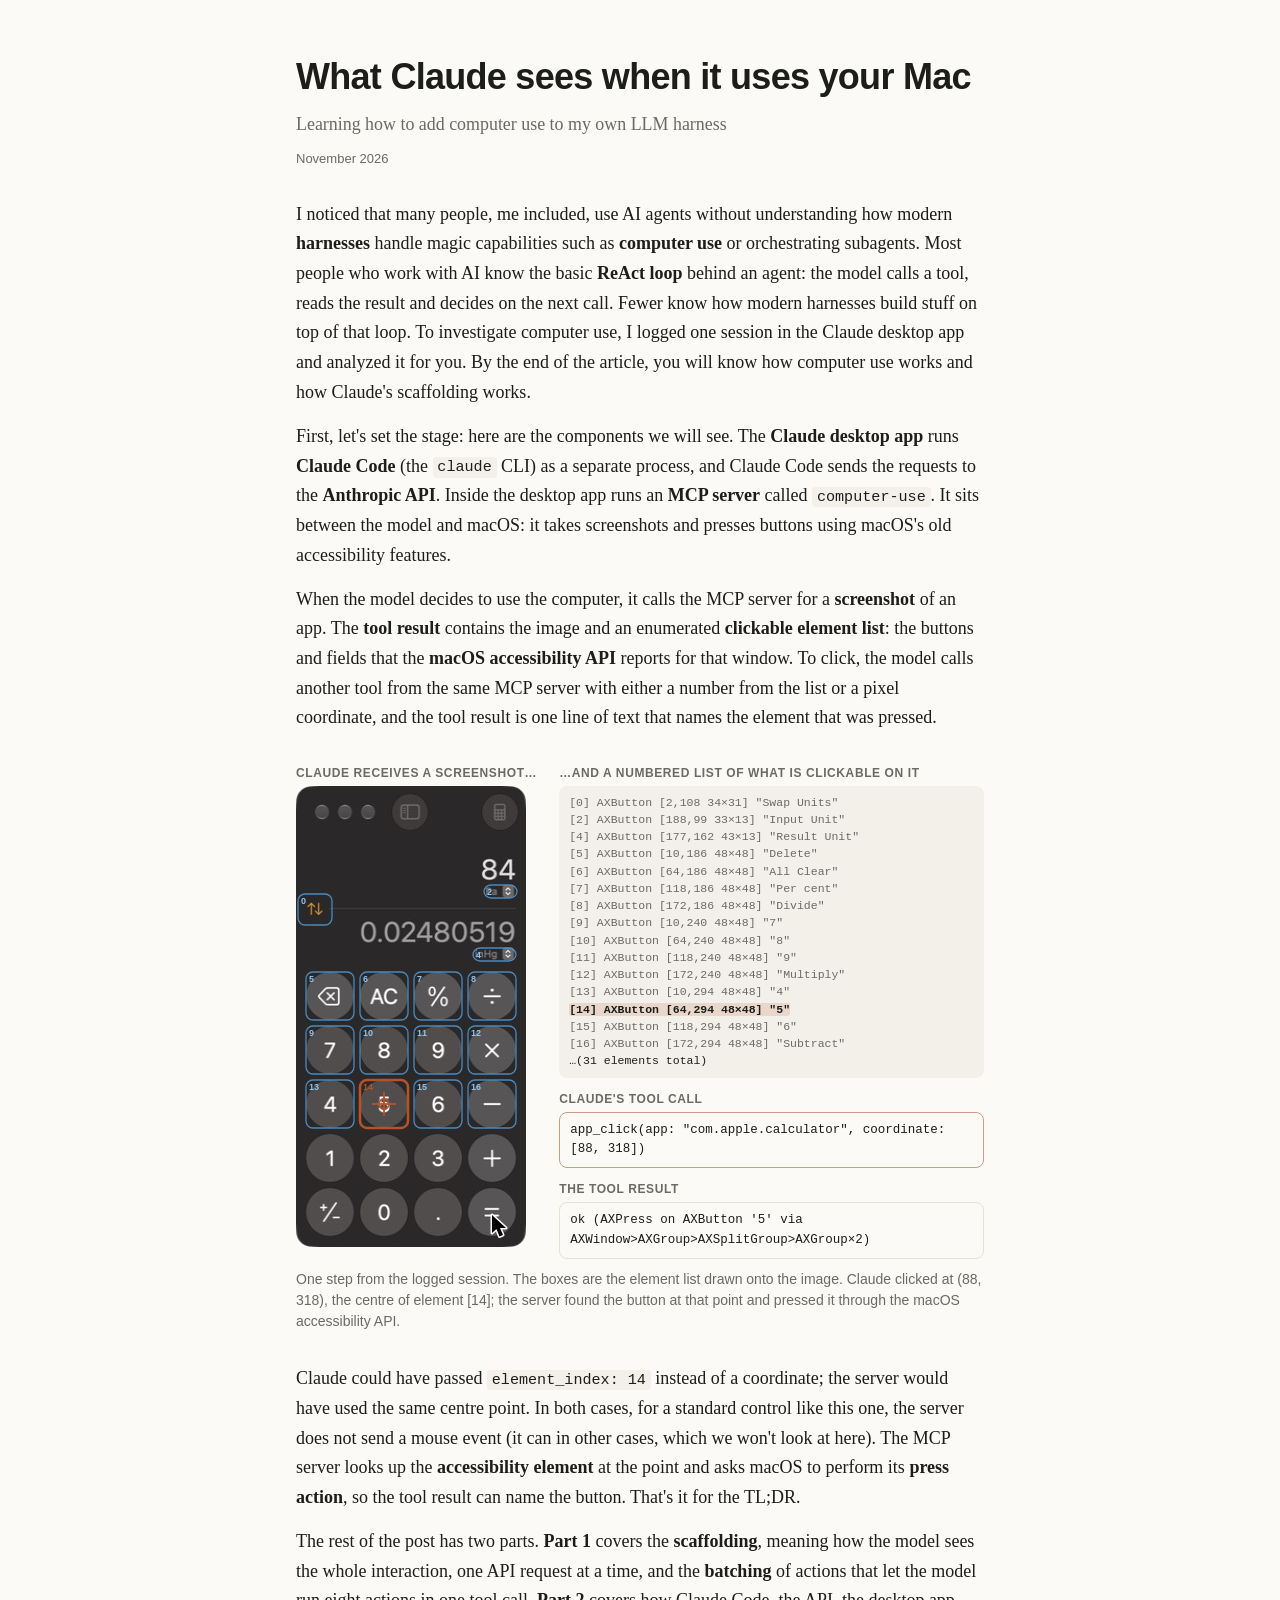
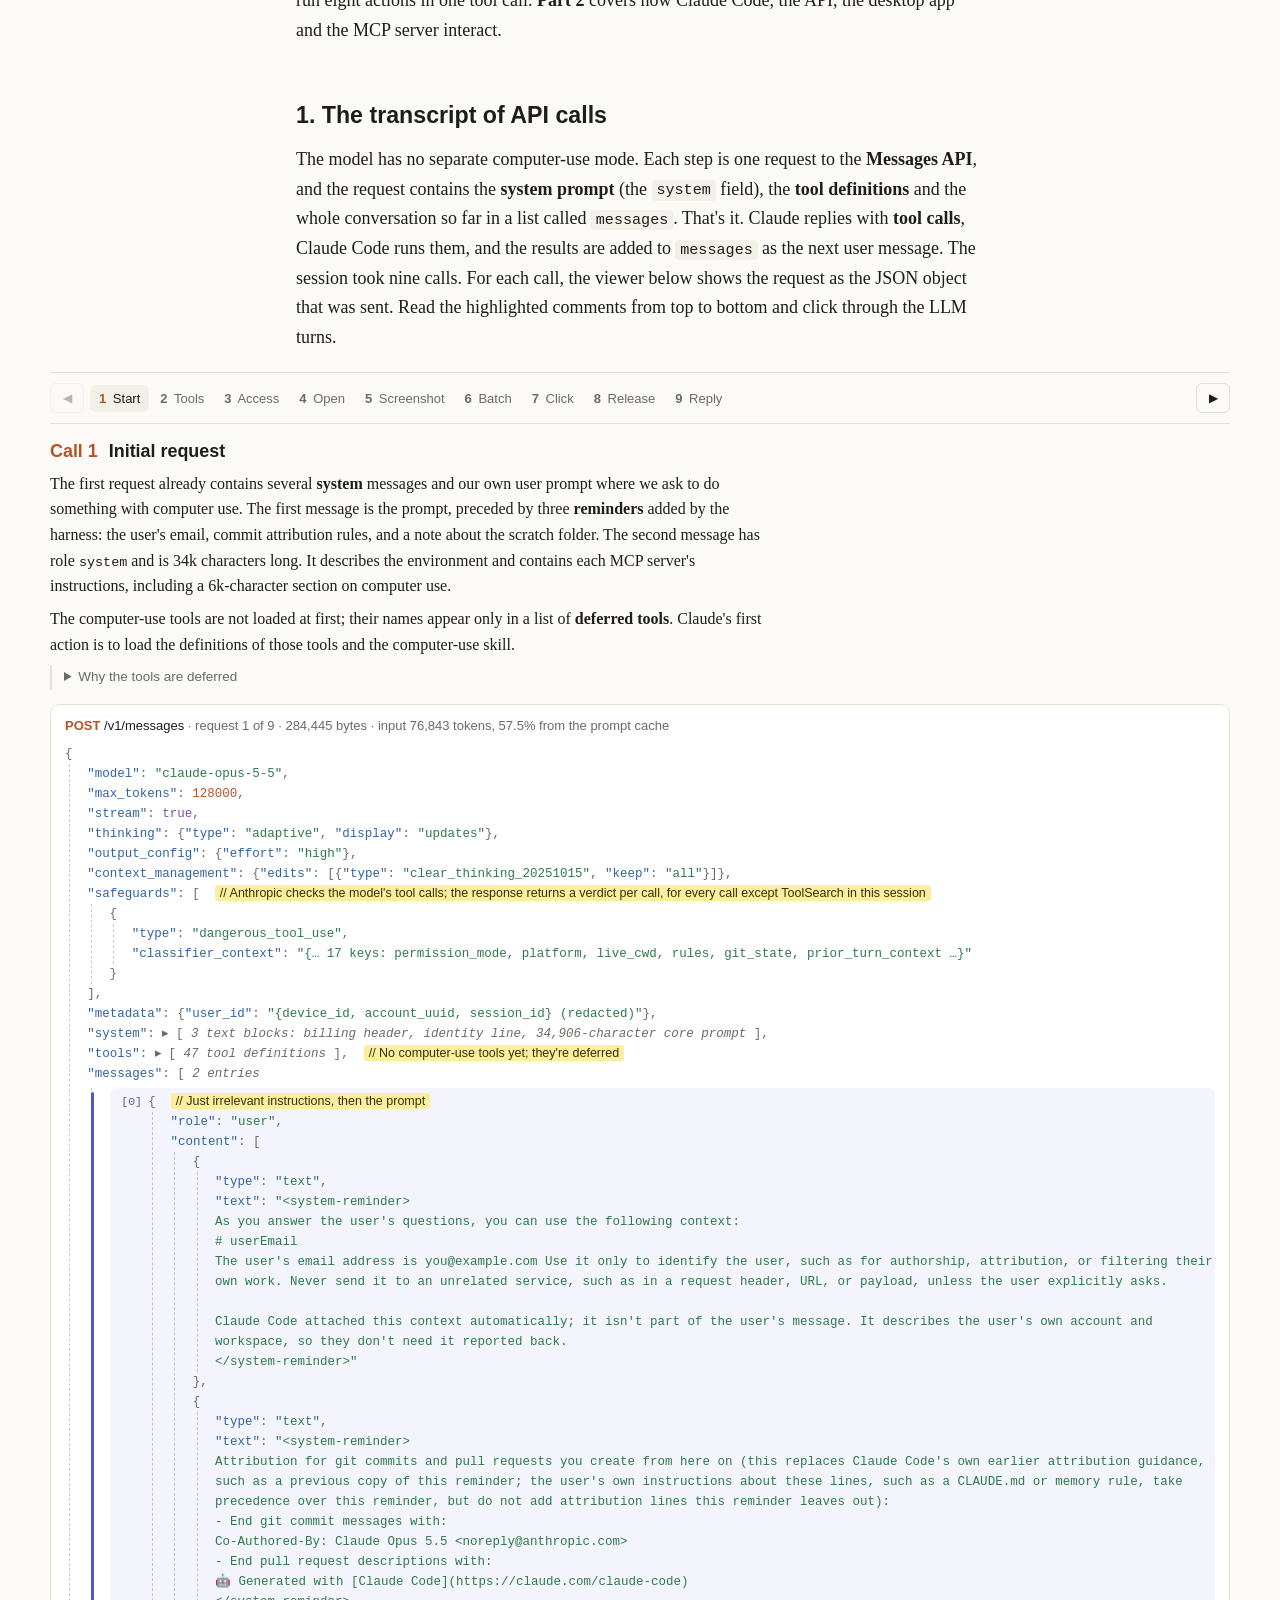
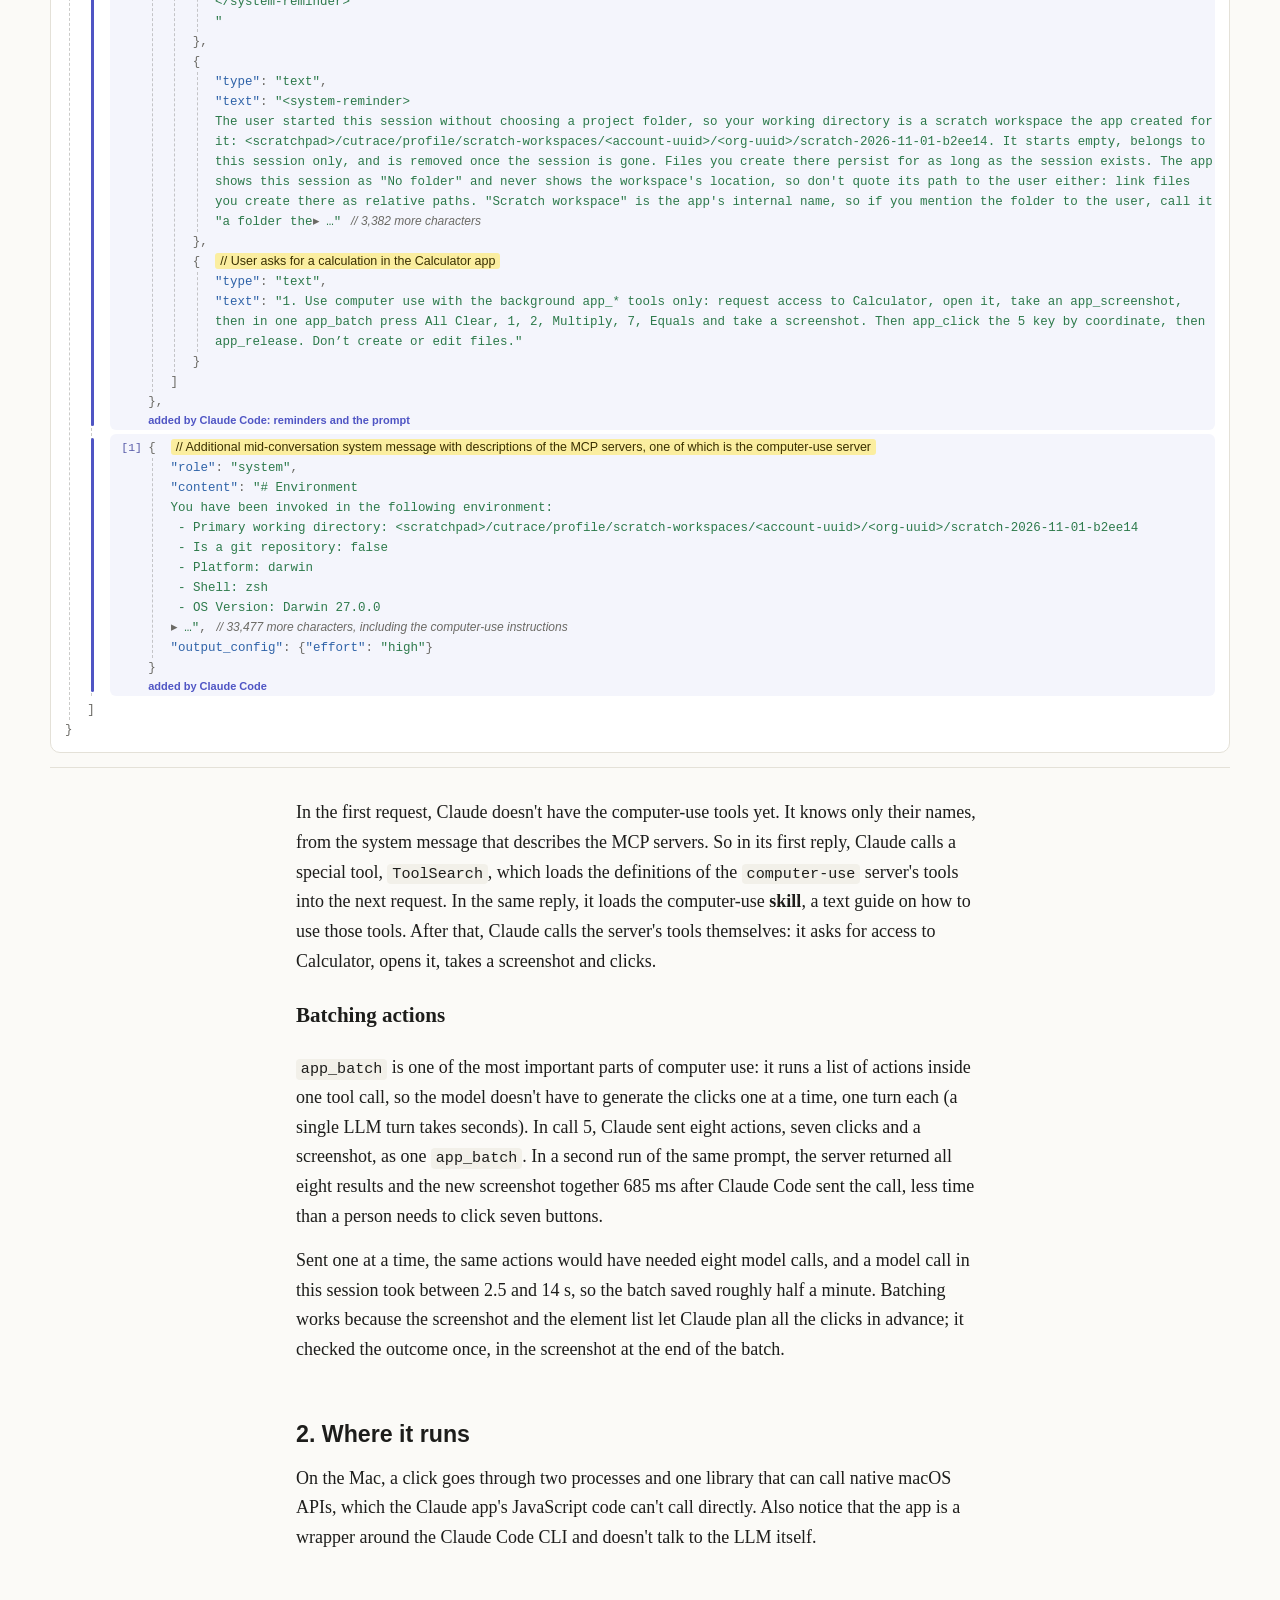
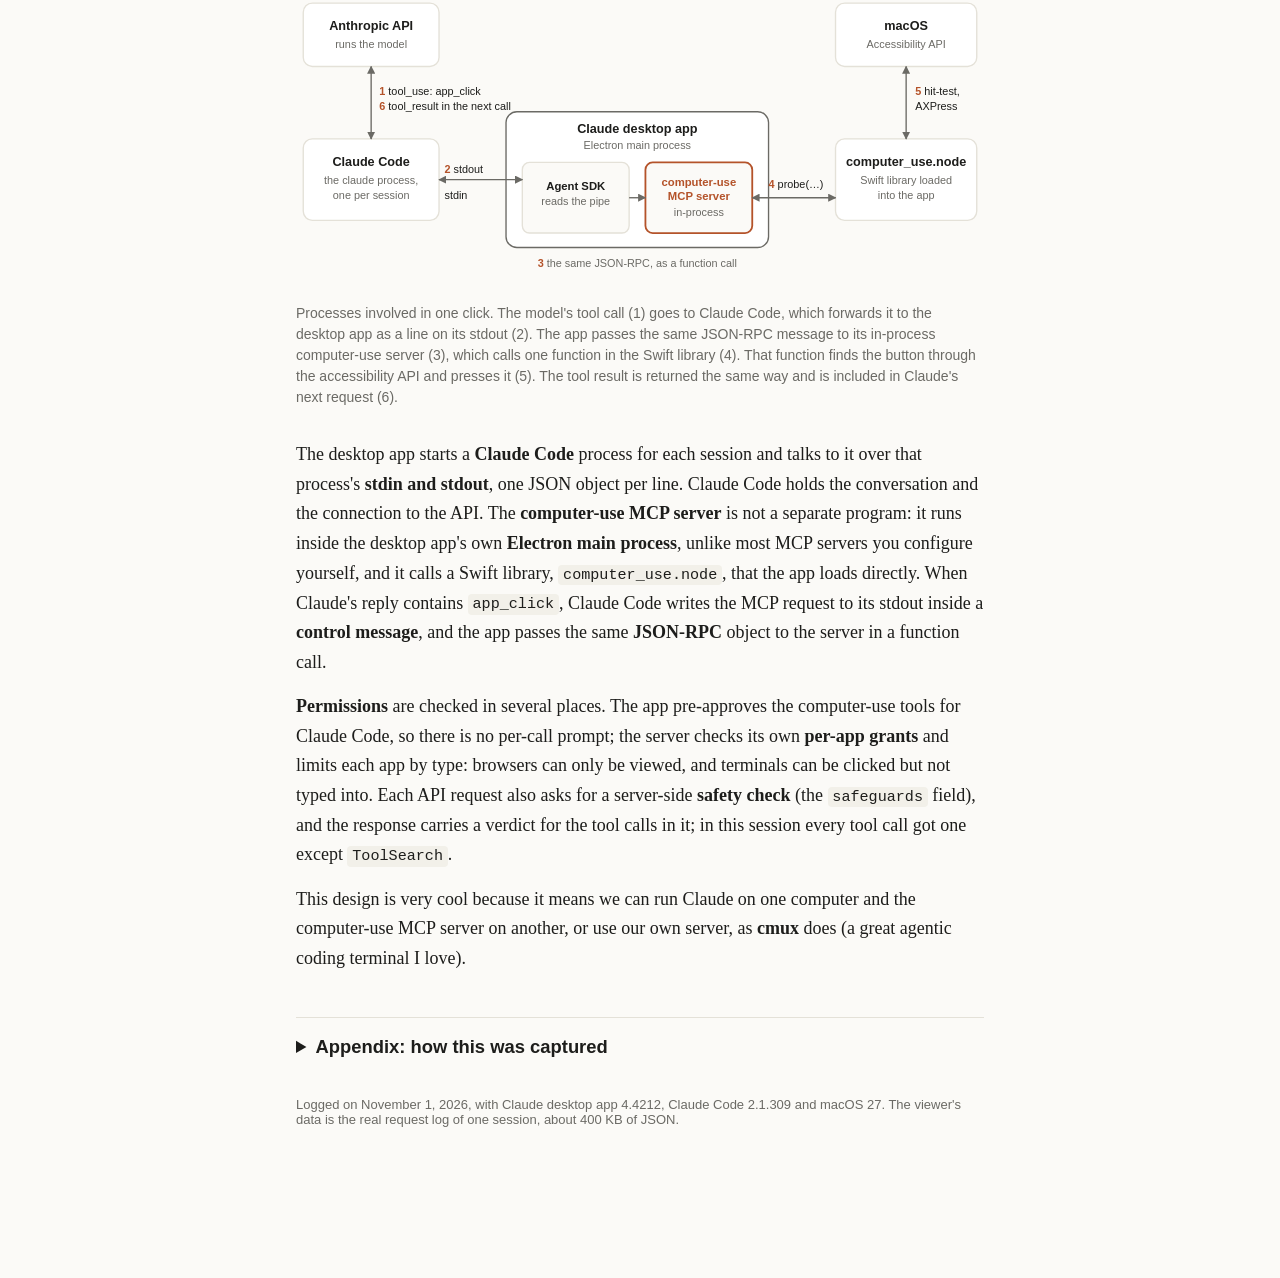
<file: docs/index.html>
<!doctype html>
<html lang="en">
<head>
<meta charset="utf-8">
<meta name="viewport" content="width=device-width, initial-scale=1">
<title>What Claude Sees</title>
<style>
:root{--bg:#fbfaf7;--fg:#1d1d1b;--muted:#6b6a65;--rule:#e4e1d8;--card:#fff;--code-bg:#f2f0e9;--accent:#b4532a;--api:#3b6ea8}
@media (prefers-color-scheme: dark){:root:not([data-theme="light"]){--bg:#171715;--fg:#ecebe6;--muted:#a3a29b;--rule:#34332f;--card:#1f1f1c;--code-bg:#25241f;--accent:#e08a5e;--api:#79a6db}}
:root[data-theme="dark"]{--bg:#171715;--fg:#ecebe6;--muted:#a3a29b;--rule:#34332f;--card:#1f1f1c;--code-bg:#25241f;--accent:#e08a5e;--api:#79a6db}
*{box-sizing:border-box}
html{-webkit-text-size-adjust:100%}
body{margin:0;background:var(--bg);color:var(--fg);font:18px/1.65 Charter,"Iowan Old Style",Georgia,serif}
main{max-width:720px;margin:0 auto;padding:56px 16px 120px}
h1{font:700 2.25rem/1.15 -apple-system,"Helvetica Neue",Arial,sans-serif;letter-spacing:-.02em;margin:0 0 .35em}
h2{font:700 1.45rem/1.25 -apple-system,"Helvetica Neue",Arial,sans-serif;margin:2.4em 0 .5em}
p{margin:.8em 0}
a{color:var(--accent)}
.dek{color:var(--muted);font-size:1.12rem;margin:0 0 .6em}
.meta{font:13px/1.4 -apple-system,sans-serif;color:var(--muted);margin-bottom:2.4em}
code{font:.84em ui-monospace,"SF Mono",Menlo,monospace;background:var(--code-bg);padding:.08em .32em;border-radius:4px}
figure{margin:1.8em 0}
figcaption{font:14px/1.5 -apple-system,sans-serif;color:var(--muted);margin-top:.7em}
pre{font:12.5px/1.55 ui-monospace,"SF Mono",Menlo,monospace}
/* figure 1 */
.fig1 .f1{display:flex;gap:22px;align-items:flex-start}
.f1-col{flex:none}.f1-col.grow{flex:1;min-width:0}
.f1-h{font:600 12px -apple-system,sans-serif;color:var(--muted);text-transform:uppercase;letter-spacing:.05em;margin:0 0 6px}
.f1-col.grow .f1-h:not(:first-child){margin-top:14px}
.shotwrap{position:relative;width:230px;height:461px}
.shotwrap img{display:block;width:230px;height:461px;border-radius:10px}
.shotwrap svg{position:absolute;inset:0;width:230px;height:461px}
.bx{fill:none;stroke:#4f9ad6;stroke-width:1.3;opacity:.85}.bx.hot{stroke:var(--accent);stroke-width:2.6;opacity:1}
.bl{font:700 9px -apple-system,sans-serif;fill:#8cc4f0}.bl.hot{fill:var(--accent)}
.tgt{fill:none;stroke:var(--accent);stroke-width:1.8}
.axlist{margin:0;background:var(--code-bg);border-radius:8px;padding:8px 10px;white-space:pre-wrap;word-break:break-word;font-size:11.5px;line-height:1.5}
.axlist .ln{color:var(--muted)}.axlist .ln.hot{color:var(--fg);font-weight:700;background:color-mix(in srgb,var(--accent) 16%,transparent);border-radius:3px}
.io{margin:0;border-radius:8px;padding:8px 10px;white-space:pre-wrap;word-break:break-word;border:1px solid var(--rule)}
.io.out{border-color:color-mix(in srgb,var(--accent) 50%,var(--rule))}
/* figure 2 */
.fig2 svg{width:100%;height:auto;display:block}
.fig2 .box rect{fill:var(--card);stroke:var(--rule);stroke-width:1.5}
.fig2 .box.app>rect:first-child{stroke:var(--muted)}
.fig2 .inner{fill:var(--bg)!important;stroke:var(--rule)!important}.fig2 .inner.cu{stroke:var(--accent)!important;stroke-width:2!important}
.fig2 text{text-anchor:middle;fill:var(--fg)}
.fig2 .t1{font:600 14px -apple-system,sans-serif}.fig2 .t2{font:12px -apple-system,sans-serif;fill:var(--muted)}.fig2 .t3{font:600 12.5px -apple-system,sans-serif}.fig2 .t3.cu{fill:var(--accent)}
.fig2 .ln{stroke:var(--muted);stroke-width:1.5;fill:none}.fig2 .ah{fill:var(--muted)}
.fig2 .lab{text-anchor:start;font:12px -apple-system,sans-serif;fill:var(--fg)}.fig2 .lab.mid{text-anchor:middle;fill:var(--muted)}
.fig2 .n{font-weight:700;fill:var(--accent)}
details.appendix{margin:2.4em 0 0;border-top:1px solid var(--rule);padding-top:1em}
details.appendix>summary{cursor:pointer;font:700 1.15rem -apple-system,sans-serif}
details.appendix p,details.appendix li{font-size:16px}
.foot{margin-top:3em;font:13px -apple-system,sans-serif;color:var(--muted)}
@media (max-width:640px){body{font-size:17px}h1{font-size:1.8rem}.fig1 .f1{flex-direction:column}.shotwrap,.shotwrap img,.shotwrap svg{width:200px;height:401px}.fig2{overflow-x:auto}.fig2 svg{min-width:600px}}
</style>
<link rel="stylesheet" href="scaffold.css?v=1793649291">
</head>
<body>
<main>

<h1>What Claude sees when it uses your Mac</h1>
<p class="dek">Learning how to add computer use to my own LLM harness</p>
<p class="meta">November 2026</p>

<p>I noticed that many people, me included, use AI agents without understanding how modern <strong>harnesses</strong> handle magic capabilities such as <strong>computer use</strong> or orchestrating subagents. Most people who work with AI know the basic <strong>ReAct loop</strong> behind an agent: the model calls a tool, reads the result and decides on the next call. Fewer know how modern harnesses build stuff on top of that loop. To investigate computer use, I logged one session in the Claude desktop app and analyzed it for you. By the end of the article, you will know how computer use works and how Claude's scaffolding works.</p>
<p>First, let's set the stage: here are the components we will see. The <strong>Claude desktop app</strong> runs <strong>Claude Code</strong> (the <code>claude</code> CLI) as a separate process, and Claude Code sends the requests to the <strong>Anthropic API</strong>. Inside the desktop app runs an <strong>MCP server</strong> called <strong><code>computer-use</code></strong>. It sits between the model and macOS: it takes screenshots and presses buttons using macOS's old accessibility features.</p>
<p>When the model decides to use the computer, it calls the MCP server for a <strong>screenshot</strong> of an app. The <strong>tool result</strong> contains the image and an enumerated <strong>clickable element list</strong>: the buttons and fields that the <strong>macOS accessibility API</strong> reports for that window. To click, the model calls another tool from the same MCP server with either a number from the list or a pixel coordinate, and the tool result is one line of text that names the element that was pressed.</p>
<figure class="fig1">
  <div class="f1">
    <div class="f1-col">
      <div class="f1-h">Claude receives a screenshot…</div>
      <div class="shotwrap"><img src="img/trace-shot-2.jpg" width="230" height="461" alt="Calculator, as Claude saw it">
        <svg viewBox="0 0 230 461" aria-hidden="true"><rect x="2" y="108" width="34" height="31" rx="7" class="bx"/><text x="5" y="118" class="bl">0</text><rect x="188" y="99" width="33" height="13" rx="7" class="bx"/><text x="191" y="109" class="bl">2</text><rect x="177" y="162" width="43" height="13" rx="7" class="bx"/><text x="180" y="172" class="bl">4</text><rect x="10" y="186" width="48" height="48" rx="7" class="bx"/><text x="13" y="196" class="bl">5</text><rect x="64" y="186" width="48" height="48" rx="7" class="bx"/><text x="67" y="196" class="bl">6</text><rect x="118" y="186" width="48" height="48" rx="7" class="bx"/><text x="121" y="196" class="bl">7</text><rect x="172" y="186" width="48" height="48" rx="7" class="bx"/><text x="175" y="196" class="bl">8</text><rect x="10" y="240" width="48" height="48" rx="7" class="bx"/><text x="13" y="250" class="bl">9</text><rect x="64" y="240" width="48" height="48" rx="7" class="bx"/><text x="67" y="250" class="bl">10</text><rect x="118" y="240" width="48" height="48" rx="7" class="bx"/><text x="121" y="250" class="bl">11</text><rect x="172" y="240" width="48" height="48" rx="7" class="bx"/><text x="175" y="250" class="bl">12</text><rect x="10" y="294" width="48" height="48" rx="7" class="bx"/><text x="13" y="304" class="bl">13</text><rect x="64" y="294" width="48" height="48" rx="7" class="bx hot"/><text x="67" y="304" class="bl hot">14</text><rect x="118" y="294" width="48" height="48" rx="7" class="bx"/><text x="121" y="304" class="bl">15</text><rect x="172" y="294" width="48" height="48" rx="7" class="bx"/><text x="175" y="304" class="bl">16</text><circle cx="88" cy="318" r="5" class="tgt"/><line x1="88" y1="306" x2="88" y2="330" class="tgt"/><line x1="76" y1="318" x2="100" y2="318" class="tgt"/></svg></div>
    </div>
    <div class="f1-col grow">
      <div class="f1-h">…and a numbered list of what is clickable on it</div>
      <pre class="axlist"><span class="ln">[0] AXButton [2,108 34×31] "Swap Units"</span>
<span class="ln">[2] AXButton [188,99 33×13] "Input Unit"</span>
<span class="ln">[4] AXButton [177,162 43×13] "Result Unit"</span>
<span class="ln">[5] AXButton [10,186 48×48] "Delete"</span>
<span class="ln">[6] AXButton [64,186 48×48] "All Clear"</span>
<span class="ln">[7] AXButton [118,186 48×48] "Per cent"</span>
<span class="ln">[8] AXButton [172,186 48×48] "Divide"</span>
<span class="ln">[9] AXButton [10,240 48×48] "7"</span>
<span class="ln">[10] AXButton [64,240 48×48] "8"</span>
<span class="ln">[11] AXButton [118,240 48×48] "9"</span>
<span class="ln">[12] AXButton [172,240 48×48] "Multiply"</span>
<span class="ln">[13] AXButton [10,294 48×48] "4"</span>
<span class="ln hot">[14] AXButton [64,294 48×48] "5"</span>
<span class="ln">[15] AXButton [118,294 48×48] "6"</span>
<span class="ln">[16] AXButton [172,294 48×48] "Subtract"</span>
…(31 elements total)</pre>
      <div class="f1-h">Claude's tool call</div>
      <pre class="io out">app_click(app: "com.apple.calculator", coordinate: [88, 318])</pre>
      <div class="f1-h">The tool result</div>
      <pre class="io in">ok (AXPress on AXButton '5' via AXWindow&gt;AXGroup&gt;AXSplitGroup&gt;AXGroup×2)</pre>
    </div>
  </div>
  <figcaption>One step from the logged session. The boxes are the element list drawn onto the image. Claude clicked at (88, 318), the centre of element [14]; the server found the button at that point and pressed it through the macOS accessibility API.</figcaption>
</figure>
<p>Claude could have passed <code>element_index: 14</code> instead of a coordinate; the server would have used the same centre point. In both cases, for a standard control like this one, the server does not send a mouse event (it can in other cases, which we won't look at here). The MCP server looks up the <strong>accessibility element</strong> at the point and asks macOS to perform its <strong>press action</strong>, so the tool result can name the button. That's it for the TL;DR.</p>
<p>The rest of the post has two parts. <strong>Part 1</strong> covers the <strong>scaffolding</strong>, meaning how the model sees the whole interaction, one API request at a time, and the <strong>batching</strong> of actions that let the model run eight actions in one tool call. <strong>Part 2</strong> covers how Claude Code, the API, the desktop app and the MCP server interact. </p>
<h2>1. The transcript of API calls</h2>
<p>The model has no separate computer-use mode. Each step is one request to the <strong>Messages API</strong>, and the request contains the <strong>system prompt</strong> (the <code>system</code> field), the <strong>tool definitions</strong> and the whole conversation so far in a list called <strong><code>messages</code></strong>. That's it. Claude replies with <strong>tool calls</strong>, Claude Code runs them, and the results are added to <code>messages</code> as the next user message. The session took nine calls. For each call, the viewer below shows the request as the JSON object that was sent. Read the highlighted comments from top to bottom and click through the LLM turns.</p>
<div id="scaf" class="scaf bleed">
  <div class="scaf-bar"><button class="prev" aria-label="Previous call">◀</button><div class="chips"></div><button class="next" aria-label="Next call">▶</button></div>
  <div class="note"></div>
  <div class="reqview"></div>
  <div class="raw" hidden></div>
</div>
<p>In the first request, Claude doesn't have the computer-use tools yet. It knows only their names, from the system message that describes the MCP servers. So in its first reply, Claude calls a special tool, <strong><code>ToolSearch</code></strong>, which loads the definitions of the <code>computer-use</code> server's tools into the next request. In the same reply, it loads the computer-use <strong>skill</strong>, a text guide on how to use those tools. After that, Claude calls the server's tools themselves: it asks for access to Calculator, opens it, takes a screenshot and clicks.</p>
<h3 id="batching">Batching actions</h3>
<p><strong><code>app_batch</code></strong> is one of the most important parts of computer use: it runs a list of actions inside one tool call, so the model doesn't have to generate the clicks one at a time, one turn each (a single LLM turn takes seconds). In call 5, Claude sent eight actions, seven clicks and a screenshot, as one <code>app_batch</code>. In a second run of the same prompt, the server returned all eight results and the new screenshot together 685 ms after Claude Code sent the call, less time than a person needs to click seven buttons. </p>
<p>Sent one at a time, the same actions would have needed eight model calls, and a model call in this session took between 2.5 and 14 s, so the batch saved roughly half a minute. Batching works because the screenshot and the element list let Claude plan all the clicks in advance; it checked the outcome once, in the screenshot at the end of the batch.</p>
<h2 id="runs">2. Where it runs</h2>
<p>On the Mac, a click goes through two processes and one library that can call native macOS APIs, which the Claude app's JavaScript code can't call directly. Also notice that the app is a wrapper around the Claude Code CLI and doesn't talk to the LLM itself.</p>
<figure class="fig2">
<svg viewBox="0 0 760 340" role="img" aria-label="Processes involved in one click and the messages between them">
  <defs><marker id="ar" viewBox="0 0 10 10" refX="9" refY="5" markerWidth="6" markerHeight="6" orient="auto-start-reverse"><path d="M0,0 L10,5 L0,10 z" class="ah"/></marker></defs>
  <g class="box"><rect x="8" y="20" width="150" height="70" rx="10"/><text x="83" y="50" class="t1">Anthropic API</text><text x="83" y="70" class="t2">runs the model</text></g>
  <g class="box"><rect x="8" y="170" width="150" height="90" rx="10"/><text x="83" y="200" class="t1">Claude Code</text><text x="83" y="220" class="t2">the claude process,</text><text x="83" y="236" class="t2">one per session</text></g>
  <g class="box app"><rect x="232" y="140" width="290" height="150" rx="12"/><text x="377" y="164" class="t1">Claude desktop app</text><text x="377" y="181" class="t2">Electron main process</text>
    <rect x="250" y="196" width="118" height="78" rx="8" class="inner"/><text x="309" y="226" class="t3">Agent SDK</text><text x="309" y="243" class="t2">reads the pipe</text>
    <rect x="386" y="196" width="118" height="78" rx="8" class="inner cu"/><text x="445" y="222" class="t3 cu">computer-use</text><text x="445" y="238" class="t3 cu">MCP server</text><text x="445" y="255" class="t2">in-process</text></g>
  <g class="box"><rect x="596" y="170" width="156" height="90" rx="10"/><text x="674" y="200" class="t1">computer_use.node</text><text x="674" y="220" class="t2">Swift library loaded</text><text x="674" y="236" class="t2">into the app</text></g>
  <g class="box os"><rect x="596" y="20" width="156" height="70" rx="10"/><text x="674" y="50" class="t1">macOS</text><text x="674" y="70" class="t2">Accessibility API</text></g>
  <path d="M83,90 V170" class="ln" marker-start="url(#ar)" marker-end="url(#ar)"/>
  <text x="92" y="122" class="lab"><tspan class="n">1</tspan> tool_use: app_click</text><text x="92" y="138" class="lab"><tspan class="n">6</tspan> tool_result in the next call</text>
  <path d="M158,215 H250" class="ln" marker-start="url(#ar)" marker-end="url(#ar)"/>
  <text x="164" y="208" class="lab"><tspan class="n">2</tspan> stdout</text><text x="164" y="236" class="lab">stdin</text>
  <path d="M368,235 H386" class="ln" marker-end="url(#ar)"/>
  <text x="377" y="312" class="lab mid"><tspan class="n">3</tspan> the same JSON-RPC, as a function call</text>
  <path d="M504,235 H596" class="ln" marker-start="url(#ar)" marker-end="url(#ar)"/>
  <text x="522" y="224" class="lab"><tspan class="n">4</tspan> probe(…)</text>
  <path d="M674,170 V90" class="ln" marker-start="url(#ar)" marker-end="url(#ar)"/>
  <text x="684" y="122" class="lab"><tspan class="n">5</tspan> hit-test,</text><text x="684" y="138" class="lab">AXPress</text>
</svg>
<figcaption>Processes involved in one click. The model's tool call (1) goes to Claude Code, which forwards it to the desktop app as a line on its stdout (2). The app passes the same JSON-RPC message to its in-process computer-use server (3), which calls one function in the Swift library (4). That function finds the button through the accessibility API and presses it (5). The tool result is returned the same way and is included in Claude's next request (6).</figcaption>
</figure>
<p>The desktop app starts a <strong>Claude Code</strong> process for each session and talks to it over that process's <strong>stdin and stdout</strong>, one JSON object per line. Claude Code holds the conversation and the connection to the API. The <strong>computer-use MCP server</strong> is not a separate program: it runs inside the desktop app's own <strong>Electron main process</strong>, unlike most MCP servers you configure yourself, and it calls a Swift library, <strong><code>computer_use.node</code></strong>, that the app loads directly. When Claude's reply contains <code>app_click</code>, Claude Code writes the MCP request to its stdout inside a <strong>control message</strong>, and the app passes the same <strong>JSON-RPC</strong> object to the server in a function call.</p>
<p><strong>Permissions</strong> are checked in several places. The app pre-approves the computer-use tools for Claude Code, so there is no per-call prompt; the server checks its own <strong>per-app grants</strong> and limits each app by type: browsers can only be viewed, and terminals can be clicked but not typed into. Each API request also asks for a server-side <strong>safety check</strong> (the <code>safeguards</code> field), and the response carries a verdict for the tool calls in it; in this session every tool call got one except <code>ToolSearch</code>.</p>
<p>This design is very cool because it means we can run Claude on one computer and the computer-use MCP server on another, or use our own server, as <strong>cmux</strong> does (a great agentic coding terminal I love).</p>
<details class="appendix">
<summary>Appendix: how this was captured</summary>
<p>The installed app can't be inspected directly. Its Electron build disables <code>RunAsNode</code>, <code>NODE_OPTIONS</code> and <code>--inspect</code>, and its code archive is integrity-checked. I made a copy of the app and added logging hooks to its JavaScript: on the Claude Code pipe, on the in-process MCP traffic, and on every call into the Swift library. I also pointed the copy's Claude Code at a local proxy that logs API traffic, then re-signed the copy ad hoc. Electron 44 checks the archive twice, against a hash in <code>Info.plist</code> and against a digest of that whole entry stored inside the Electron framework binary, so both had to be updated. The copy ran with its own profile, cloned from the login data of my normal one, and was launched from a terminal so that it inherited that terminal's Screen Recording and Accessibility permissions.</p>
<p>The viewer shows the logged requests with my personal setup removed: my own MCP servers, skills and instructions, my list of installed apps and identifying paths. Everything that ships with Claude is left as it was, including the full computer-use instructions and tool definitions. Token counts are as measured, so they include the removed material.</p>
<p>The scripts and the captured data are in <a href="https://github.com/RunFMe/claude-computer-use-trace">the GitHub repository</a>: <a href="https://github.com/RunFMe/claude-computer-use-trace/blob/main/capture/build_cutrace.py">patching and re-signing the copy</a>, <a href="https://github.com/RunFMe/claude-computer-use-trace/blob/main/capture/logproxy.py">the logging proxy</a> and <a href="https://github.com/RunFMe/claude-computer-use-trace/blob/main/capture/make_scaffold.py">building the viewer data</a>.</p>
</details>
<p class="foot">Logged on November 1, 2026, with Claude desktop app 4.4212, Claude Code 2.1.309 and macOS 27. The viewer's data is the real request log of one session, about 400 KB of JSON.</p>
</main>
<script>window.BUILD = "1793649291";</script>
<script src="scaffold.js?v=1793649291"></script>
<script>
if (new URLSearchParams(location.search).has("live")) setInterval(() => fetch("build-id.txt", {cache: "no-store"}).then(r => r.text()).then(t => { if (t.trim() !== window.BUILD) location.reload(); }).catch(() => {}), 1000);
</script>
</body>
</html>
</file>
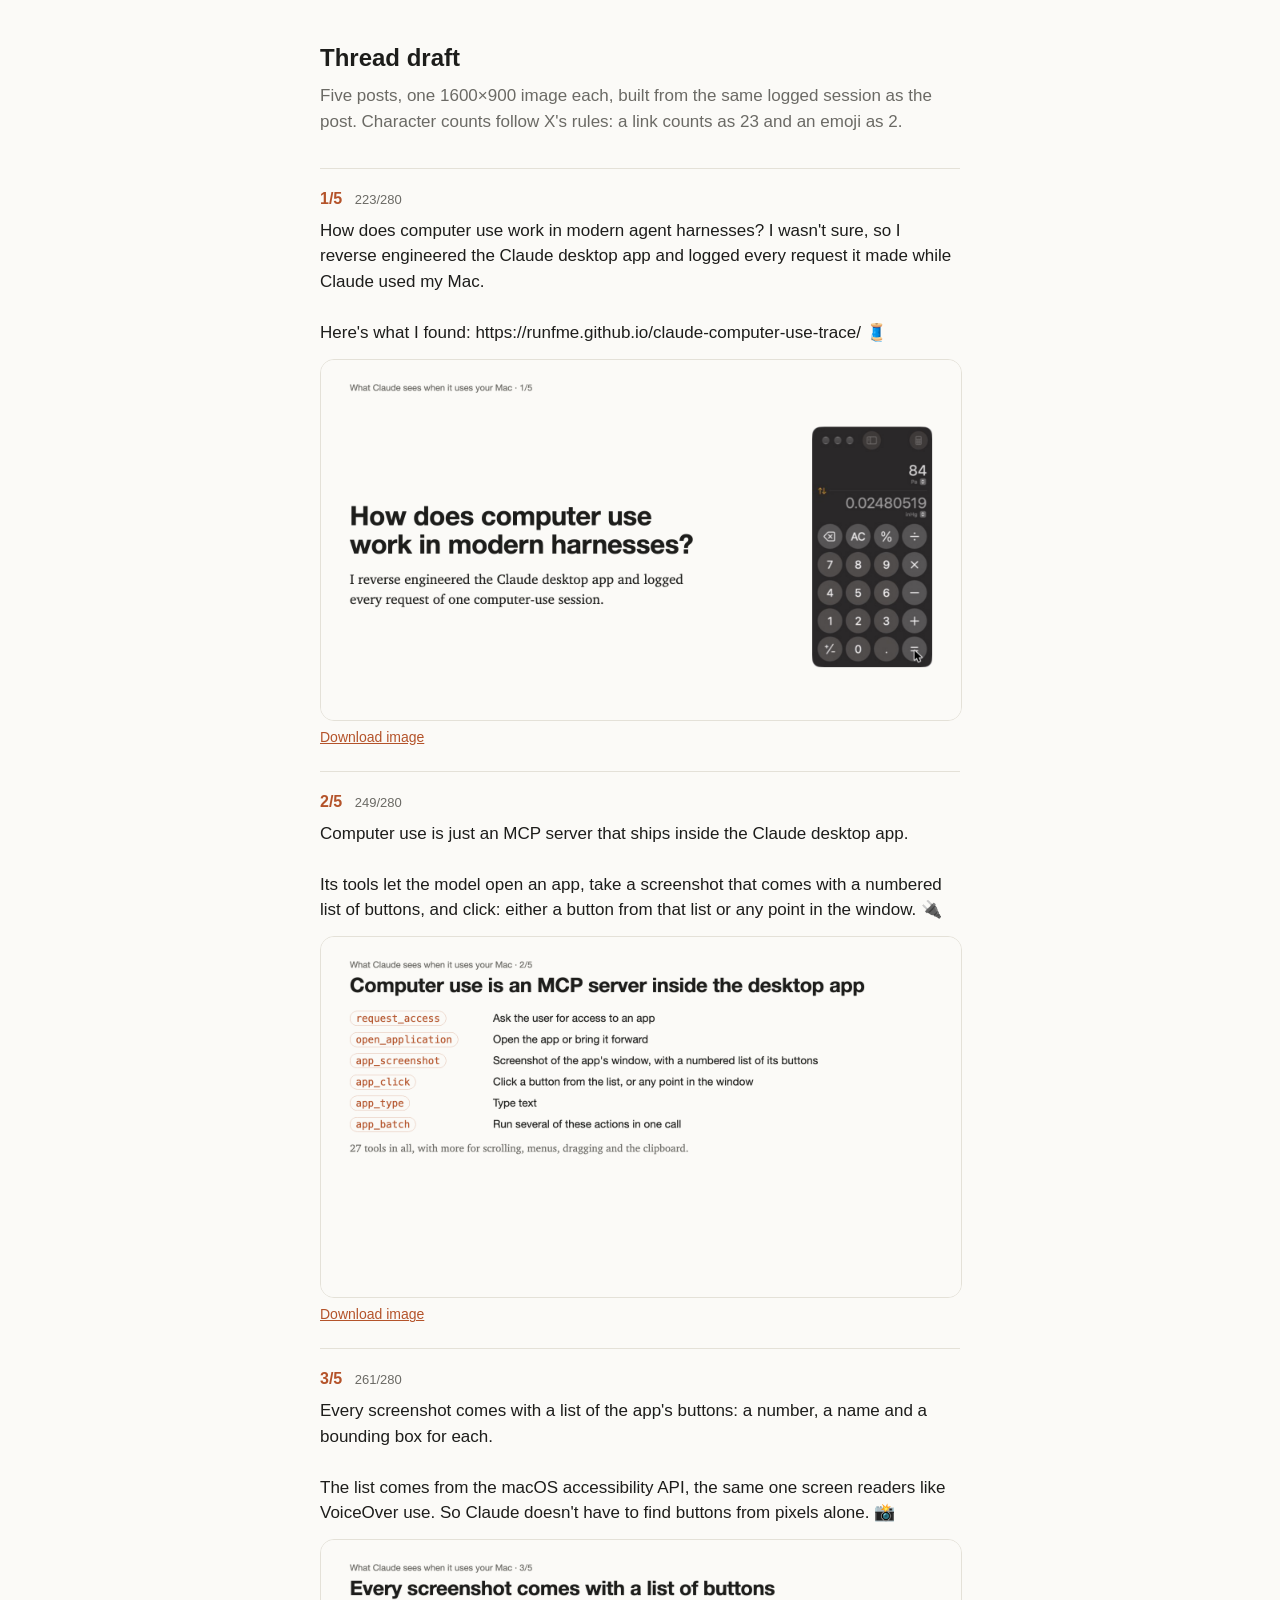
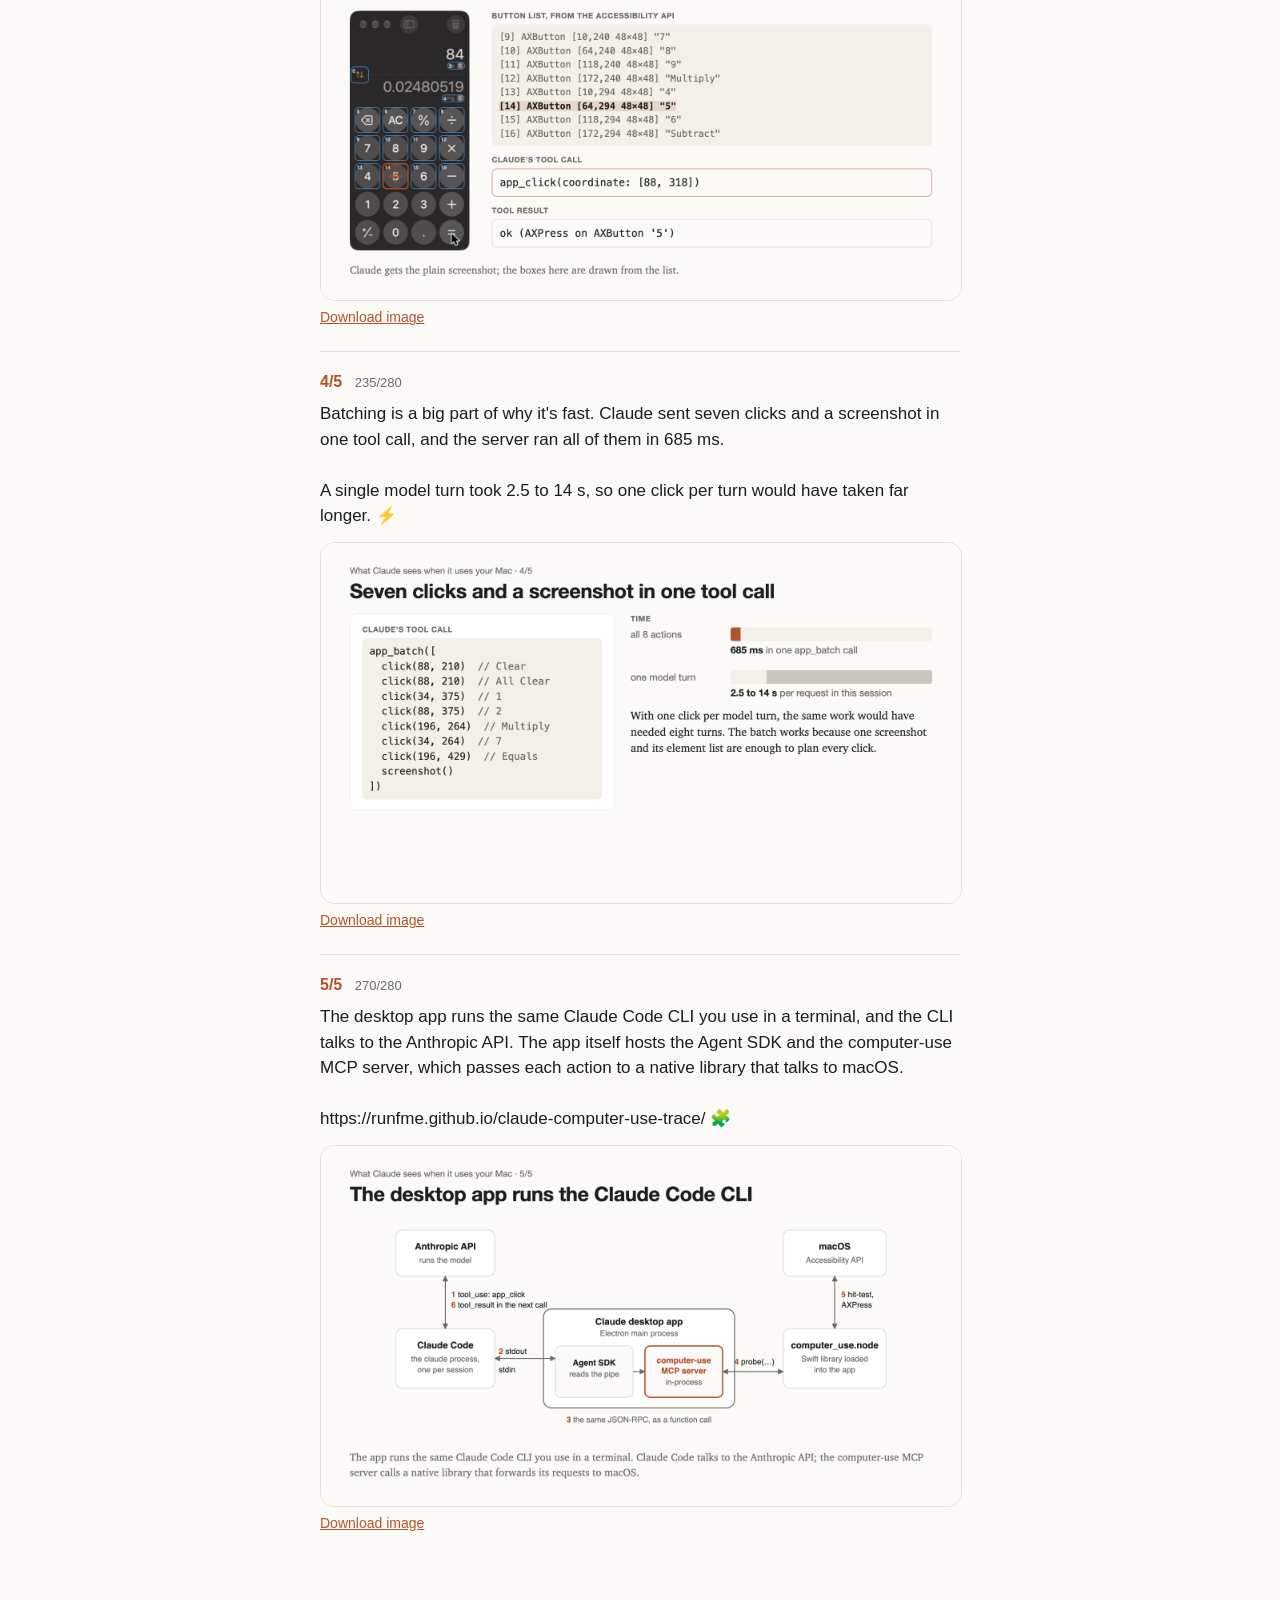
<file: docs/tweets/index.html>
<!doctype html><html><head><meta charset="utf-8"><meta name="viewport" content="width=device-width, initial-scale=1"><title>Thread Draft</title><style>
:root{--bg:#fbfaf7;--fg:#1d1d1b;--muted:#6b6a65;--rule:#e4e1d8;--accent:#b4532a}
@media (prefers-color-scheme: dark){:root:not([data-theme="light"]){--bg:#171715;--fg:#ecebe6;--muted:#a3a29b;--rule:#34332f;--accent:#e08a5e}}
:root[data-theme="dark"]{--bg:#171715;--fg:#ecebe6;--muted:#a3a29b;--rule:#34332f;--accent:#e08a5e}
body{margin:0;background:var(--bg);color:var(--fg);font:16px/1.5 -apple-system,"Helvetica Neue",Arial,sans-serif}
main{max-width:640px;margin:0 auto;padding:40px 16px 80px}
h1{font-size:1.5rem;margin:0 0 .3em} .sub{color:var(--muted);margin:0 0 2em}
section{border-top:1px solid var(--rule);padding:18px 0 22px}
.n{font-weight:700;color:var(--accent)} .n span{font-weight:400;color:var(--muted);font-size:13px;margin-left:8px}
p{font-size:17px;margin:.4em 0 .8em;white-space:pre-wrap}
img{width:100%;height:auto;border:1px solid var(--rule);border-radius:14px;display:block}
a{color:var(--accent);font-size:14px;display:inline-block;margin-top:6px}
</style></head><body><main><h1>Thread draft</h1><p class="sub">Five posts, one 1600×900 image each, built from the same logged session as the post. Character counts follow X's rules: a link counts as 23 and an emoji as 2.</p><section><div class="n">1/5 <span>223/280</span></div><p>How does computer use work in modern agent harnesses? I wasn&#x27;t sure, so I reverse engineered the Claude desktop app and logged every request it made while Claude used my Mac.

Here&#x27;s what I found: https://runfme.github.io/claude-computer-use-trace/ 🧵</p><img src="tweet-1.png?v=3" alt="image for tweet 1"><a href="tweet-1.png" download>Download image</a></section><section><div class="n">2/5 <span>249/280</span></div><p>Computer use is just an MCP server that ships inside the Claude desktop app.

Its tools let the model open an app, take a screenshot that comes with a numbered list of buttons, and click: either a button from that list or any point in the window. 🔌</p><img src="tweet-2.png?v=3" alt="image for tweet 2"><a href="tweet-2.png" download>Download image</a></section><section><div class="n">3/5 <span>261/280</span></div><p>Every screenshot comes with a list of the app&#x27;s buttons: a number, a name and a bounding box for each.

The list comes from the macOS accessibility API, the same one screen readers like VoiceOver use. So Claude doesn&#x27;t have to find buttons from pixels alone. 📸</p><img src="tweet-3.png?v=3" alt="image for tweet 3"><a href="tweet-3.png" download>Download image</a></section><section><div class="n">4/5 <span>235/280</span></div><p>Batching is a big part of why it&#x27;s fast. Claude sent seven clicks and a screenshot in one tool call, and the server ran all of them in 685 ms.

A single model turn took 2.5 to 14 s, so one click per turn would have taken far longer. ⚡</p><img src="tweet-4.png?v=3" alt="image for tweet 4"><a href="tweet-4.png" download>Download image</a></section><section><div class="n">5/5 <span>270/280</span></div><p>The desktop app runs the same Claude Code CLI you use in a terminal, and the CLI talks to the Anthropic API. The app itself hosts the Agent SDK and the computer-use MCP server, which passes each action to a native library that talks to macOS.

https://runfme.github.io/claude-computer-use-trace/ 🧩</p><img src="tweet-5.png?v=3" alt="image for tweet 5"><a href="tweet-5.png" download>Download image</a></section></main></body></html>
</file>
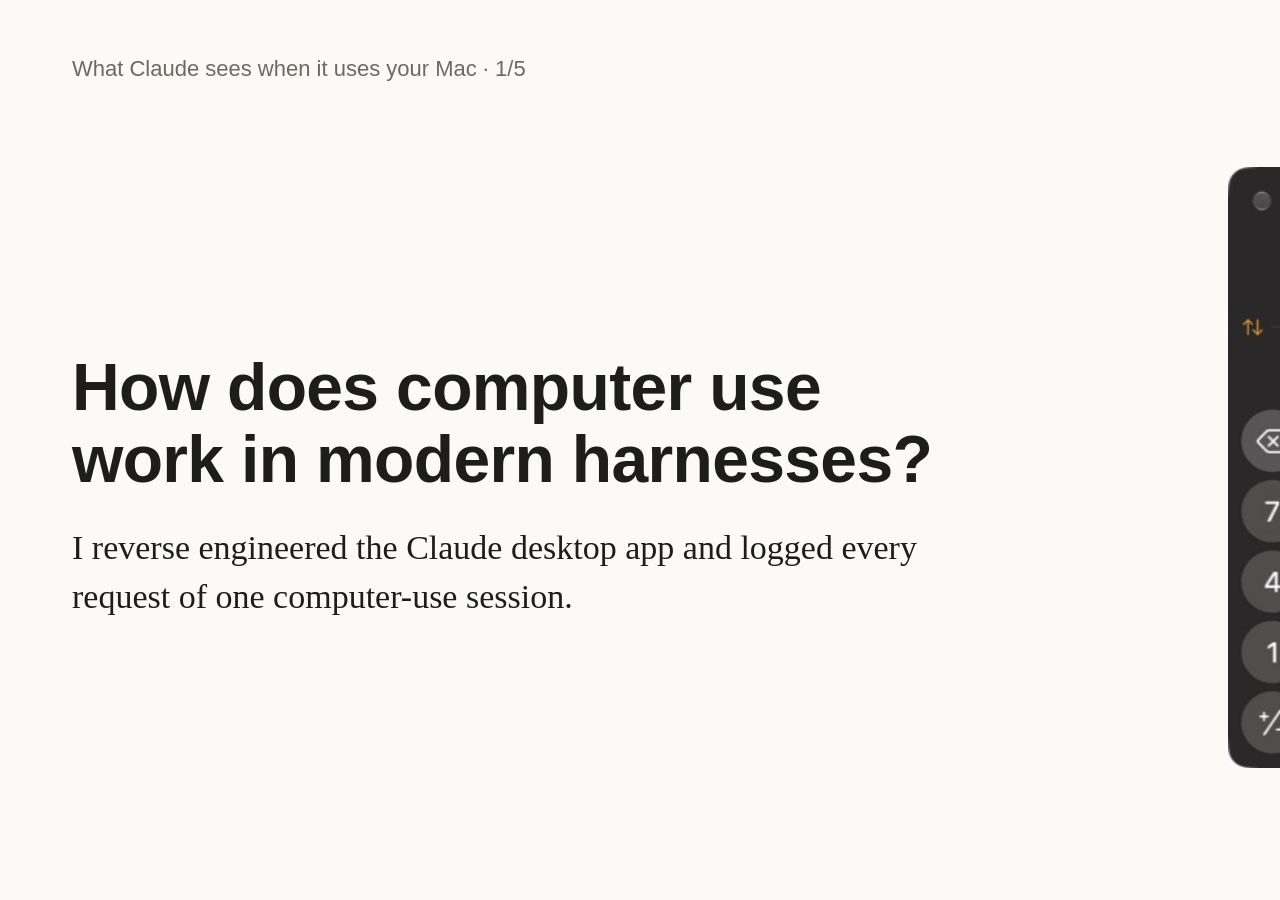
<file: docs/tweets/cards.html>
<!doctype html><html><head><meta charset="utf-8"><title>Tweet cards</title><style>
:root{--bg:#fbfaf7;--fg:#1d1d1b;--muted:#6b6a65;--rule:#e4e1d8;--card:#fff;--code-bg:#f2f0e9;--accent:#b4532a}
html,body{margin:0;background:var(--bg);color:var(--fg)}
.card{width:1600px;height:900px;padding:56px 72px;box-sizing:border-box;display:none;flex-direction:column;font-family:-apple-system,"Helvetica Neue",Arial,sans-serif}
.card.on{display:flex}
.kick{font-size:22px;color:var(--muted);margin-bottom:8px}
h1{font-size:50px;line-height:1.12;margin:0 0 30px;letter-spacing:-.01em;max-width:1400px}
.row{display:flex;gap:56px;align-items:flex-start;flex:1;min-height:0}
.row.two{gap:40px}
.col{flex:1;min-width:0}
.panel{flex:1;background:var(--card);border:1.5px solid var(--rule);border-radius:16px;padding:26px 30px}
.k{font-size:19px;font-weight:600;text-transform:uppercase;letter-spacing:.05em;color:var(--muted);margin:22px 0 10px}
.k:first-child{margin-top:0}
pre{font:24px/1.5 ui-monospace,Menlo,monospace;margin:0;white-space:pre-wrap}
.ax{background:var(--code-bg);border-radius:12px;padding:14px 18px;font-size:23px}
.ax.big{font-size:25px}
.ax .ln{color:var(--muted)}.ax .ln.hot{color:var(--fg);font-weight:700;background:rgba(180,83,42,.16);border-radius:4px}
.io{border:2px solid var(--rule);border-radius:12px;padding:14px 18px;font-size:26px}.io.out{border-color:#d9a68c}
.say{font:28px/1.45 Charter,Georgia,serif;margin:22px 0 0}.say.small{font-size:26px;color:var(--muted)}
.say code{font:25px ui-monospace,Menlo,monospace;background:var(--code-bg);padding:2px 6px;border-radius:6px}
.shot{position:relative;flex:none}.shot img{width:100%;height:100%;border-radius:14px;display:block}.shot svg{position:absolute;inset:0;width:100%;height:100%}
.bx{fill:none;stroke:#4f9ad6;stroke-width:1.2;opacity:.9}.bx.hot{stroke:var(--accent);stroke-width:2.6}
.bl{font:700 10px -apple-system,sans-serif;fill:#9ccdf3}.bl.hot{fill:#ff9a6b}.tgt{fill:none;stroke:var(--accent);stroke-width:1.8}
.names{display:flex;flex-wrap:wrap;gap:8px 10px;margin-top:14px}.names span{font:21px ui-monospace,Menlo,monospace;border:1.5px solid #e2b9a5;border-radius:999px;padding:3px 12px;color:var(--accent)}
.bars{display:flex;flex-direction:column;gap:14px;margin-top:6px}
.br{display:grid;grid-template-columns:110px 1fr 380px;gap:20px;align-items:center;font-size:24px}
.bn{color:var(--muted)}.bt{display:flex;height:34px;border-radius:6px;overflow:hidden;background:var(--code-bg)}
.rd{background:#c9c6bd}.nw{background:var(--accent)}.bv{font-variant-numeric:tabular-nums;color:var(--muted)}.bv b{color:var(--fg);font-weight:600}
.fig2 svg{width:100%;height:auto;max-height:560px}
.tree{font:25px/1.25 ui-monospace,Menlo,monospace;margin-top:4px}.tree div{padding:7px 0 7px 18px;border-left:3px solid var(--rule);color:var(--muted)}.tree div span{color:var(--fg)}
.tree div:nth-child(2){margin-left:28px}.tree div:nth-child(3){margin-left:56px}.tree div:nth-child(4){margin-left:84px}.tree div:nth-child(5){margin-left:112px}.tree div.hot{margin-left:140px;color:var(--fg);font-weight:700;border-left-color:var(--accent)}
.fig2 svg{width:100%;height:auto;display:block}
.fig2 .box rect{fill:var(--card);stroke:var(--rule);stroke-width:1.5}
.fig2 .box.app>rect:first-child{stroke:var(--muted)}
.fig2 .inner{fill:var(--bg)!important;stroke:var(--rule)!important}.fig2 .inner.cu{stroke:var(--accent)!important;stroke-width:2!important}
.fig2 text{text-anchor:middle;fill:var(--fg)}
.fig2 .t1{font:600 14px -apple-system,sans-serif}.fig2 .t2{font:12px -apple-system,sans-serif;fill:var(--muted)}.fig2 .t3{font:600 12.5px -apple-system,sans-serif}.fig2 .t3.cu{fill:var(--accent)}
.fig2 .ln{stroke:var(--muted);stroke-width:1.5;fill:none}.fig2 .ah{fill:var(--muted)}
.fig2 .lab{text-anchor:start;font:12px -apple-system,sans-serif;fill:var(--fg)}.fig2 .lab.mid{text-anchor:middle;fill:var(--muted)}
.fig2 .n{font-weight:700;fill:var(--accent)}
.fig2 text{font-size:13px}
.title1{font-size:66px;line-height:1.08;margin:40px 0 28px;max-width:900px}
.lead{font:34px/1.45 Charter,Georgia,serif;max-width:860px;margin:0}
.tools{display:grid;grid-template-columns:330px 1fr;gap:16px 28px;align-items:baseline;margin-top:8px;font-size:27px}
.tools code{font:25px ui-monospace,Menlo,monospace;border:1.5px solid #e2b9a5;border-radius:999px;padding:3px 14px;color:var(--accent);justify-self:start}
.tools span{color:var(--fg)}
</style></head><body>
<section class="card" id="c1"><div class="kick">What Claude sees when it uses your Mac · 1/5</div><div class="row" style="align-items:center"><div class="col"><h1 class="title1">How does computer use work in modern harnesses?</h1><p class="lead">I reverse engineered the Claude desktop app and logged every request of one computer-use session.</p></div><div class="shot" style="width:300px;height:601px"><img src="../img/trace-shot-2.jpg" alt="Calculator, as Claude saw it"></div></div></section><section class="card" id="c2"><div class="kick">What Claude sees when it uses your Mac · 2/5</div><h1>Computer use is an MCP server inside the desktop app</h1><div class="tools">
<code>request_access</code><span>Ask the user for access to an app</span>
<code>open_application</code><span>Open the app or bring it forward</span>
<code>app_screenshot</code><span>Screenshot of the app's window, with a numbered list of its buttons</span>
<code>app_click</code><span>Click a button from the list, or any point in the window</span>
<code>app_type</code><span>Type text</span>
<code>app_batch</code><span>Run several of these actions in one call</span>
</div><p class="say small">27 tools in all, with more for scrolling, menus, dragging and the clipboard.</p></section><section class="card" id="c3"><div class="kick">What Claude sees when it uses your Mac · 3/5</div><h1>Every screenshot comes with a list of buttons</h1><div class="row"><div class="shot" style="width:299.0px;height:599.3000000000001px"><img src="../img/trace-shot-2.jpg"><svg viewBox="0 0 230 461"><rect x="2" y="108" width="34" height="31" rx="7" class="bx"/><text x="5" y="119" class="bl">0</text><rect x="188" y="99" width="33" height="13" rx="7" class="bx"/><text x="191" y="110" class="bl">2</text><rect x="177" y="162" width="43" height="13" rx="7" class="bx"/><text x="180" y="173" class="bl">4</text><rect x="10" y="186" width="48" height="48" rx="7" class="bx"/><text x="13" y="197" class="bl">5</text><rect x="64" y="186" width="48" height="48" rx="7" class="bx"/><text x="67" y="197" class="bl">6</text><rect x="118" y="186" width="48" height="48" rx="7" class="bx"/><text x="121" y="197" class="bl">7</text><rect x="172" y="186" width="48" height="48" rx="7" class="bx"/><text x="175" y="197" class="bl">8</text><rect x="10" y="240" width="48" height="48" rx="7" class="bx"/><text x="13" y="251" class="bl">9</text><rect x="64" y="240" width="48" height="48" rx="7" class="bx"/><text x="67" y="251" class="bl">10</text><rect x="118" y="240" width="48" height="48" rx="7" class="bx"/><text x="121" y="251" class="bl">11</text><rect x="172" y="240" width="48" height="48" rx="7" class="bx"/><text x="175" y="251" class="bl">12</text><rect x="10" y="294" width="48" height="48" rx="7" class="bx"/><text x="13" y="305" class="bl">13</text><rect x="64" y="294" width="48" height="48" rx="7" class="bx hot"/><text x="67" y="305" class="bl hot">14</text><rect x="118" y="294" width="48" height="48" rx="7" class="bx"/><text x="121" y="305" class="bl">15</text><rect x="172" y="294" width="48" height="48" rx="7" class="bx"/><text x="175" y="305" class="bl">16</text><circle cx="88" cy="318" r="5" class="tgt"/><line x1="88" y1="305" x2="88" y2="331" class="tgt"/><line x1="75" y1="318" x2="101" y2="318" class="tgt"/></svg></div>
        <div class="col"><div class="k">Button list, from the accessibility API</div><pre class="ax"><span class="ln">[9] AXButton [10,240 48×48] "7"</span>
<span class="ln">[10] AXButton [64,240 48×48] "8"</span>
<span class="ln">[11] AXButton [118,240 48×48] "9"</span>
<span class="ln">[12] AXButton [172,240 48×48] "Multiply"</span>
<span class="ln">[13] AXButton [10,294 48×48] "4"</span>
<span class="ln hot">[14] AXButton [64,294 48×48] "5"</span>
<span class="ln">[15] AXButton [118,294 48×48] "6"</span>
<span class="ln">[16] AXButton [172,294 48×48] "Subtract"</span></pre>
        <div class="k">Claude's tool call</div><pre class="io out">app_click(coordinate: [88, 318])</pre>
        <div class="k">Tool result</div><pre class="io">ok (AXPress on AXButton '5')</pre></div></div><p class="say small" style="margin-top:14px">Claude gets the plain screenshot; the boxes here are drawn from the list.</p></section><section class="card" id="c4"><div class="kick">What Claude sees when it uses your Mac · 4/5</div><h1>Seven clicks and a screenshot in one tool call</h1><div class="row two"><div class="panel" style="flex:0 0 600px"><div class="k">Claude's tool call</div><pre class="ax big">app_batch([
  click(88, 210)  <span class="ln">// Clear</span>
  click(88, 210)  <span class="ln">// All Clear</span>
  click(34, 375)  <span class="ln">// 1</span>
  click(88, 375)  <span class="ln">// 2</span>
  click(196, 264)  <span class="ln">// Multiply</span>
  click(34, 264)  <span class="ln">// 7</span>
  click(196, 429)  <span class="ln">// Equals</span>
  screenshot()
])</pre></div><div class="col"><div class="k">Time</div><div class="bars">
<div class="br" style="grid-template-columns:230px 1fr"><span class="bn">all 8 actions</span><span class="bt"><span class="nw" style="width:4.89%"></span></span></div>
<div class="br" style="grid-template-columns:230px 1fr;margin-top:-6px"><span></span><span class="bv"><b>685 ms</b> in one app_batch call</span></div>
<div class="br" style="grid-template-columns:230px 1fr;margin-top:22px"><span class="bn">one model turn</span><span class="bt"><span style="width:17.86%"></span><span class="rd" style="width:82.14%"></span></span></div>
<div class="br" style="grid-template-columns:230px 1fr;margin-top:-6px"><span></span><span class="bv"><b>2.5 to 14 s</b> per request in this session</span></div>
</div><p class="say">With one click per model turn, the same work would have needed eight turns. The batch works because one screenshot and its element list are enough to plan every click.</p></div></div></section><section class="card" id="c5"><div class="kick">What Claude sees when it uses your Mac · 5/5</div><h1>The desktop app runs the Claude Code CLI</h1><div class="fig2"><svg viewBox="0 0 760 340" role="img" aria-label="Processes involved in one click and the messages between them">
  <defs><marker id="ar" viewBox="0 0 10 10" refX="9" refY="5" markerWidth="6" markerHeight="6" orient="auto-start-reverse"><path d="M0,0 L10,5 L0,10 z" class="ah"/></marker></defs>
  <g class="box"><rect x="8" y="20" width="150" height="70" rx="10"/><text x="83" y="50" class="t1">Anthropic API</text><text x="83" y="70" class="t2">runs the model</text></g>
  <g class="box"><rect x="8" y="170" width="150" height="90" rx="10"/><text x="83" y="200" class="t1">Claude Code</text><text x="83" y="220" class="t2">the claude process,</text><text x="83" y="236" class="t2">one per session</text></g>
  <g class="box app"><rect x="232" y="140" width="290" height="150" rx="12"/><text x="377" y="164" class="t1">Claude desktop app</text><text x="377" y="181" class="t2">Electron main process</text>
    <rect x="250" y="196" width="118" height="78" rx="8" class="inner"/><text x="309" y="226" class="t3">Agent SDK</text><text x="309" y="243" class="t2">reads the pipe</text>
    <rect x="386" y="196" width="118" height="78" rx="8" class="inner cu"/><text x="445" y="222" class="t3 cu">computer-use</text><text x="445" y="238" class="t3 cu">MCP server</text><text x="445" y="255" class="t2">in-process</text></g>
  <g class="box"><rect x="596" y="170" width="156" height="90" rx="10"/><text x="674" y="200" class="t1">computer_use.node</text><text x="674" y="220" class="t2">Swift library loaded</text><text x="674" y="236" class="t2">into the app</text></g>
  <g class="box os"><rect x="596" y="20" width="156" height="70" rx="10"/><text x="674" y="50" class="t1">macOS</text><text x="674" y="70" class="t2">Accessibility API</text></g>
  <path d="M83,90 V170" class="ln" marker-start="url(#ar)" marker-end="url(#ar)"/>
  <text x="92" y="122" class="lab"><tspan class="n">1</tspan> tool_use: app_click</text><text x="92" y="138" class="lab"><tspan class="n">6</tspan> tool_result in the next call</text>
  <path d="M158,215 H250" class="ln" marker-start="url(#ar)" marker-end="url(#ar)"/>
  <text x="164" y="208" class="lab"><tspan class="n">2</tspan> stdout</text><text x="164" y="236" class="lab">stdin</text>
  <path d="M368,235 H386" class="ln" marker-end="url(#ar)"/>
  <text x="377" y="312" class="lab mid"><tspan class="n">3</tspan> the same JSON-RPC, as a function call</text>
  <path d="M504,235 H596" class="ln" marker-start="url(#ar)" marker-end="url(#ar)"/>
  <text x="522" y="224" class="lab"><tspan class="n">4</tspan> probe(…)</text>
  <path d="M674,170 V90" class="ln" marker-start="url(#ar)" marker-end="url(#ar)"/>
  <text x="684" y="122" class="lab"><tspan class="n">5</tspan> hit-test,</text><text x="684" y="138" class="lab">AXPress</text>
</svg></div><p class="say small">The app runs the same Claude Code CLI you use in a terminal. Claude Code talks to the Anthropic API; the computer-use MCP server calls a native library that forwards its requests to macOS.</p></section>
<script>const n=new URLSearchParams(location.search).get("card")||"1";document.getElementById("c"+n).classList.add("on");</script>
</body></html>
</file>
<file: docs/scaffold.css>
/* Scaffold viewer — one accent colour (computer-use traffic), everything else neutral. */
.bleed{width:min(1180px, calc(100vw - 32px));position:relative;left:50%;transform:translateX(-50%);margin:1.4em 0 2.2em}
.scaf{font:14px/1.55 -apple-system,"Helvetica Neue",Arial,sans-serif;border-top:1px solid var(--rule);border-bottom:1px solid var(--rule);padding-bottom:14px}
.scaf code{font:12.5px ui-monospace,Menlo,monospace;background:none;padding:0}
.scaf-bar{display:flex;gap:6px;align-items:center;position:sticky;top:0;z-index:6;background:var(--bg);padding:10px 0;border-bottom:1px solid var(--rule)}
.scaf-bar>button{flex:none;border:1px solid var(--rule);background:var(--bg);color:var(--fg);border-radius:6px;width:34px;height:30px;cursor:pointer;font-size:12px}
.scaf-bar>button:disabled{opacity:.3;cursor:default}
.chips{display:flex;gap:2px;overflow-x:auto;flex:1;scrollbar-width:none}
.chips::-webkit-scrollbar{display:none}
.chipstep{flex:none;border:none;background:none;color:var(--muted);border-radius:6px;padding:6px 9px;cursor:pointer;font:13px -apple-system,sans-serif;white-space:nowrap}
.chipstep b{font-weight:600;margin-right:3px}
.chipstep:hover{color:var(--fg)}
.chipstep.on{background:var(--code-bg);color:var(--fg)}
.chipstep.on b{color:var(--accent)}
.note{max-width:720px;margin:16px 0 6px}
.note h3{margin:0 0 .35em;font:600 1.12rem/1.3 -apple-system,sans-serif}
.note .num{color:var(--accent);margin-right:6px}
.note p{font:16px/1.6 Charter,Georgia,serif;margin:.45em 0}
.note code{font-size:.84em}
.moreinfo{margin:.6em 0 0;border-left:2px solid var(--rule);padding:2px 0 2px 12px}
.moreinfo>summary{cursor:pointer;color:var(--muted);font-size:13.5px}
.moreinfo[open]>summary{color:var(--fg)}
.moreinfo p{font-size:15px}
.cols{display:grid;grid-template-columns:minmax(0,1.5fr) minmax(0,1fr);gap:28px;margin-top:14px;align-items:start}
.cols h4{margin:0 0 8px;font:600 12px -apple-system,sans-serif;text-transform:uppercase;letter-spacing:.06em;color:var(--muted)}
.cols h4 .dim{text-transform:none;letter-spacing:0;font-weight:400}
.add{padding:10px 0;border-top:1px solid var(--rule)}
.add:first-of-type{border-top:none;padding-top:0}
.ah{font:12.5px ui-monospace,Menlo,monospace;color:var(--muted);margin-bottom:6px}
.dim{color:var(--muted)}
.small{font-size:12.5px}
.rem{margin:3px 0;font-size:13px}
.rem>summary{cursor:pointer;color:var(--muted);white-space:nowrap;overflow:hidden;text-overflow:ellipsis}
.rem>summary span{color:var(--fg)}
.tx{font:12px/1.5 ui-monospace,Menlo,monospace;background:var(--code-bg);padding:8px 10px;border-radius:6px;margin:4px 0;white-space:pre-wrap;word-break:break-word}
.txtblk{border:1px solid var(--rule);border-radius:8px;padding:6px 10px;margin:8px 0}
.txtblk .tl{font-size:12px;color:var(--muted);margin-bottom:2px}
.txtblk .tx{background:none;padding:0;margin:2px 0}
.more{color:var(--muted)}
.lnk{background:none;border:none;color:var(--accent);cursor:pointer;padding:0;font:13px -apple-system,sans-serif}
.lnk:hover{text-decoration:underline}
.call,.res{margin:8px 0;padding:8px 10px;border-radius:8px;border:1px solid var(--rule)}
.call.cu,.res.cu{border-color:color-mix(in srgb, var(--accent) 45%, var(--rule));background:color-mix(in srgb, var(--accent) 4%, var(--bg))}
.call.other,.res.other{opacity:.72}
.ch{font-size:13px;color:var(--muted);margin-bottom:4px}
.fn{color:var(--fg)!important;font-weight:600}
.cu .fn{color:var(--accent)!important}
.args{font:12.5px/1.55 ui-monospace,Menlo,monospace;word-break:break-word}
.ak{color:var(--muted)}
.acts{margin:2px 0 0;padding-left:1.4em;font-size:13px}
.acts li{margin:1px 0}
.said{font:14.5px/1.55 -apple-system,"Helvetica Neue",Arial,sans-serif;margin:6px 0;padding-left:10px;border-left:2px solid var(--rule);white-space:pre-wrap}
.refs{font-size:13px;line-height:1.7;margin:2px 0}
.shotrow{display:flex;gap:12px;align-items:flex-start}
.shot{width:200px;flex:none;border:1px solid var(--rule);border-radius:8px}
.shottext{min-width:0;flex:1}
.stop{margin-top:8px}
.ctx{margin-top:14px;display:flex;flex-direction:column;gap:6px;max-width:720px}
.hist>summary{cursor:pointer;color:var(--muted);font-size:13px}
.hist ol{margin:4px 0;font-size:12.5px;line-height:1.6;padding-left:2.4em}
.raw{margin-top:10px}
.raw .tx{max-height:520px;overflow:auto}
.json .jk{color:var(--api)}
.doc{display:flex;flex-direction:column;gap:2px}
.dsec>summary{cursor:pointer;padding:3px 0;display:flex;gap:8px;align-items:baseline;font:12.5px ui-monospace,Menlo,monospace;color:var(--muted)}
.dsec .dh{color:var(--fg)}
.dsec.hot .dh{color:var(--accent);font-weight:600}
.dn{color:var(--muted);font-size:12px}
.meter{display:flex;flex-direction:column;gap:3px;margin:8px 0;max-width:520px}
.mrow{display:grid;grid-template-columns:16px 1fr 64px;gap:8px;align-items:center;font:12px -apple-system,sans-serif;color:var(--muted)}
.mrow.on{color:var(--fg);font-weight:600}
.mbar{display:flex;height:9px;border-radius:2px;overflow:hidden;background:var(--code-bg)}
.seg.rd{background:color-mix(in srgb, var(--muted) 50%, transparent)}
.seg.wr{background:var(--accent)}
.mv{text-align:right;font-variant-numeric:tabular-nums}
@media (max-width:860px){.cols{grid-template-columns:1fr}.shotrow{flex-direction:column}.shot{width:180px}}
.ctx .rawbtn{align-self:flex-start}
.chips{position:relative}

/* request drawn as one JSON object; "messages" is a numbered list that grows */
.reqview{margin-top:14px}
.frame{font:13px/1.55 ui-monospace,"SF Mono",Menlo,monospace;border:1px solid var(--rule);border-radius:10px;padding:12px 14px;background:var(--card)}
.fhead{font-family:-apple-system,"Helvetica Neue",Arial,sans-serif;font-size:13px;margin-bottom:6px}
.jt{color:var(--muted)}
.jf{padding-left:18px;color:var(--fg)}
.jkey{color:var(--api)}
.jc{display:inline}
.jc>summary{display:inline;cursor:pointer;color:var(--muted)}
.jc>summary::-webkit-details-marker{display:none}
.jc>summary:hover{color:var(--fg)}
.jc[open]{display:block;margin:4px 0 8px 18px}
.jcb{font-family:-apple-system,"Helvetica Neue",Arial,sans-serif;font-size:13px}
.sysb{margin:6px 0}
.mlist{list-style:none;margin:2px 0 2px 18px;padding:0 0 0 14px;border-left:2px solid var(--rule)}
.mlist>li{margin:3px 0;font-family:-apple-system,"Helvetica Neue",Arial,sans-serif;font-size:13.5px}
.mlist>li>details>summary,.rhead{display:flex;gap:8px;align-items:baseline;cursor:pointer;padding:3px 6px;border-radius:6px;min-width:0;list-style:none}
.mlist>li>details>summary::-webkit-details-marker{display:none}
.mlist>li>details>summary:hover{background:var(--code-bg)}
.rhead{cursor:default}
.idx{font:12.5px ui-monospace,Menlo,monospace;color:var(--muted);flex:none;min-width:2.6em}
.role{font:600 11px -apple-system,sans-serif;text-transform:uppercase;letter-spacing:.05em;color:var(--muted);flex:none;min-width:5.6em}
.msg.assistant .role{color:var(--accent)}
.sum{color:var(--muted);white-space:nowrap;overflow:hidden;text-overflow:ellipsis;min-width:0;flex:1}
.mlist>li>details[open] .sum{white-space:normal}
.tag{flex:none;font:600 11px -apple-system,sans-serif;color:var(--accent)}
.msg.isnew{position:relative}
.msg.isnew::before{content:"";position:absolute;left:-16px;top:0;bottom:0;width:2px;background:var(--accent)}
.msg .mb{padding:2px 6px 10px 6px}
.msg.reply{margin-top:10px;border:1.5px dashed color-mix(in srgb,var(--accent) 55%,var(--rule));border-radius:8px;background:color-mix(in srgb,var(--accent) 3%,var(--bg))}
.tools .tg{margin:4px 0;line-height:1.7}
.tools .tg.cu{color:var(--accent)}
.tname{background:none;border:none;padding:0;font:12.5px ui-monospace,Menlo,monospace;color:inherit;cursor:pointer;text-decoration:underline dotted}
.ctx{margin-top:10px;display:block}
.ctx .rawbtn{margin-left:6px}
@media (max-width:640px){.frame{padding:10px 8px}.jf,.mlist{margin-left:6px}.mlist{padding-left:8px}.msg.isnew::before{left:-10px}.role{min-width:0}.sum{display:none}.mlist>li>details>summary{flex-wrap:wrap}}

/* ===== the request as JSON ===== */
.scaf{--jk:#2f63a8;--js:#2d7a4b;--jnum:#b4532a;--jl:#7a4fb5}
@media (prefers-color-scheme: dark){:root:not([data-theme="light"]) .scaf{--jk:#8ab4f0;--js:#8fd19e;--jnum:#f0a070;--jl:#c3a6f0}}
:root[data-theme="dark"] .scaf{--jk:#8ab4f0;--js:#8fd19e;--jnum:#f0a070;--jl:#c3a6f0}
.frame{font:12.5px/1.6 ui-monospace,"SF Mono",Menlo,monospace;border:1px solid var(--rule);border-radius:10px;padding:12px 14px;background:var(--card);overflow-x:auto}
.fhead{font:13px/1.4 -apple-system,"Helvetica Neue",Arial,sans-serif;margin-bottom:8px;color:var(--fg)}
.fhead .verb{font-weight:700;color:var(--accent)}
.jroot{white-space:normal;min-width:0}
.ji,.jlist{padding-left:1.4em;margin-left:.3em;border-left:1px dashed color-mix(in srgb,var(--muted) 35%,transparent)}
.jk{color:var(--jk)}
.js{color:var(--js);white-space:pre-wrap;word-break:break-word}
.jnum{color:var(--jnum)}
.jl{color:var(--jl)}
.jp{color:var(--muted)}
.jph,.jc{color:var(--muted);font-style:italic}
.jexp{font:11.5px -apple-system,sans-serif;border:1px solid var(--rule);background:var(--bg);color:var(--accent);border-radius:999px;padding:0 7px;margin-left:5px;cursor:pointer;vertical-align:1px}
.jimg{display:block;width:180px;margin:6px 0 4px;border:1px solid var(--rule);border-radius:8px}
.jm{position:relative;display:grid;grid-template-columns:2.6em minmax(0,1fr);column-gap:.5em;padding:1px 0}
.jm .gut{color:var(--muted);font-size:11.5px;text-align:right;user-select:none;padding-top:1px}
/* who wrote a message: Claude (assistant) or the harness (user and system) */
.scaf{--asst:#b4532a;--hrn:#4f55c4}
@media (prefers-color-scheme: dark){:root:not([data-theme="light"]) .scaf{--asst:#e08a5e;--hrn:#9da2f2}}
:root[data-theme="dark"] .scaf{--asst:#e08a5e;--hrn:#9da2f2}
.jm.r-assistant,.frame.r-assistant{--rc:var(--asst)}
.jm.r-user,.jm.r-system{--rc:var(--hrn)}
.jm::before{content:"";position:absolute;left:-1.45em;top:3px;bottom:3px;width:2px;border-radius:2px;background:color-mix(in srgb,var(--rc) 40%,transparent)}
.jm.isnew{background:color-mix(in srgb,var(--rc) 6%,transparent);border-radius:6px;margin:4px 0;padding:4px 0}
.jm.isnew::before{top:4px;bottom:4px;width:3px;background:var(--rc)}
.jm .gut{color:color-mix(in srgb,var(--rc) 70%,var(--muted))}
.jm .badge{grid-column:2;justify-self:start;font:600 11px -apple-system,sans-serif;color:var(--rc);margin-top:2px}
.jfold>summary{cursor:pointer;list-style:none}
.jfold>summary::-webkit-details-marker{display:none}
.tw::before{content:"▸";color:var(--muted);display:inline-block;width:1.1em}
.jfold[open]>summary .tw::before{content:"▾"}
.jfold[open]>summary>span:not(.tw){display:none}
.jfold>summary:hover .jc{color:var(--fg)}
.jfold.inl,.jfold.inl>summary,.jfold.inl>.jmb{display:inline}
.arrow{font:13px/1.5 -apple-system,"Helvetica Neue",Arial,sans-serif;color:var(--muted);margin:12px 0 6px 2px}
.arrow::before{content:"↓ ";color:var(--accent);font-weight:700}
.arrow code{font-size:12px}
.frame.resp{border-style:dashed;border-color:color-mix(in srgb,var(--asst) 55%,var(--rule));background:color-mix(in srgb,var(--asst) 4%,var(--card))}
@media (max-width:640px){.frame{font-size:11.5px;padding:10px 8px}.ji,.jlist{padding-left:.9em;margin-left:.15em}.jm{grid-template-columns:2.2em minmax(0,1fr)}.jm::before{left:-1em}.jimg{width:150px}}

/* folded blocks: one line plus a summary */
.why{color:var(--muted);font-style:italic;margin-left:.8em;font-family:-apple-system,"Helvetica Neue",Arial,sans-serif;font-size:12px}
.jfold>summary:hover .why{color:var(--fg)}
.jfold.inl.str,.jfold.inl.str>summary,.jfold.inl.str>.jmb{display:inline}
.jfold:not(.inl)>summary{padding:1px 0}
/* takeaway comments from notes.md, on the line above the value they describe */
.scaf{--hl:#fbeea0;--hlfg:#3a3000}
@media (prefers-color-scheme: dark){:root:not([data-theme="light"]) .scaf{--hl:#4b4318;--hlfg:#f6ecc0}}
:root[data-theme="dark"] .scaf{--hl:#4b4318;--hlfg:#f6ecc0}
.cnote{font:500 12.5px/1.5 -apple-system,"Helvetica Neue",Arial,sans-serif;font-style:normal;color:var(--hlfg);background:var(--hl);border-radius:3px;padding:1px 5px;margin-left:.6em;-webkit-box-decoration-break:clone;box-decoration-break:clone}
.cnote code{font-size:11.5px;background:none;padding:0}
</file>
